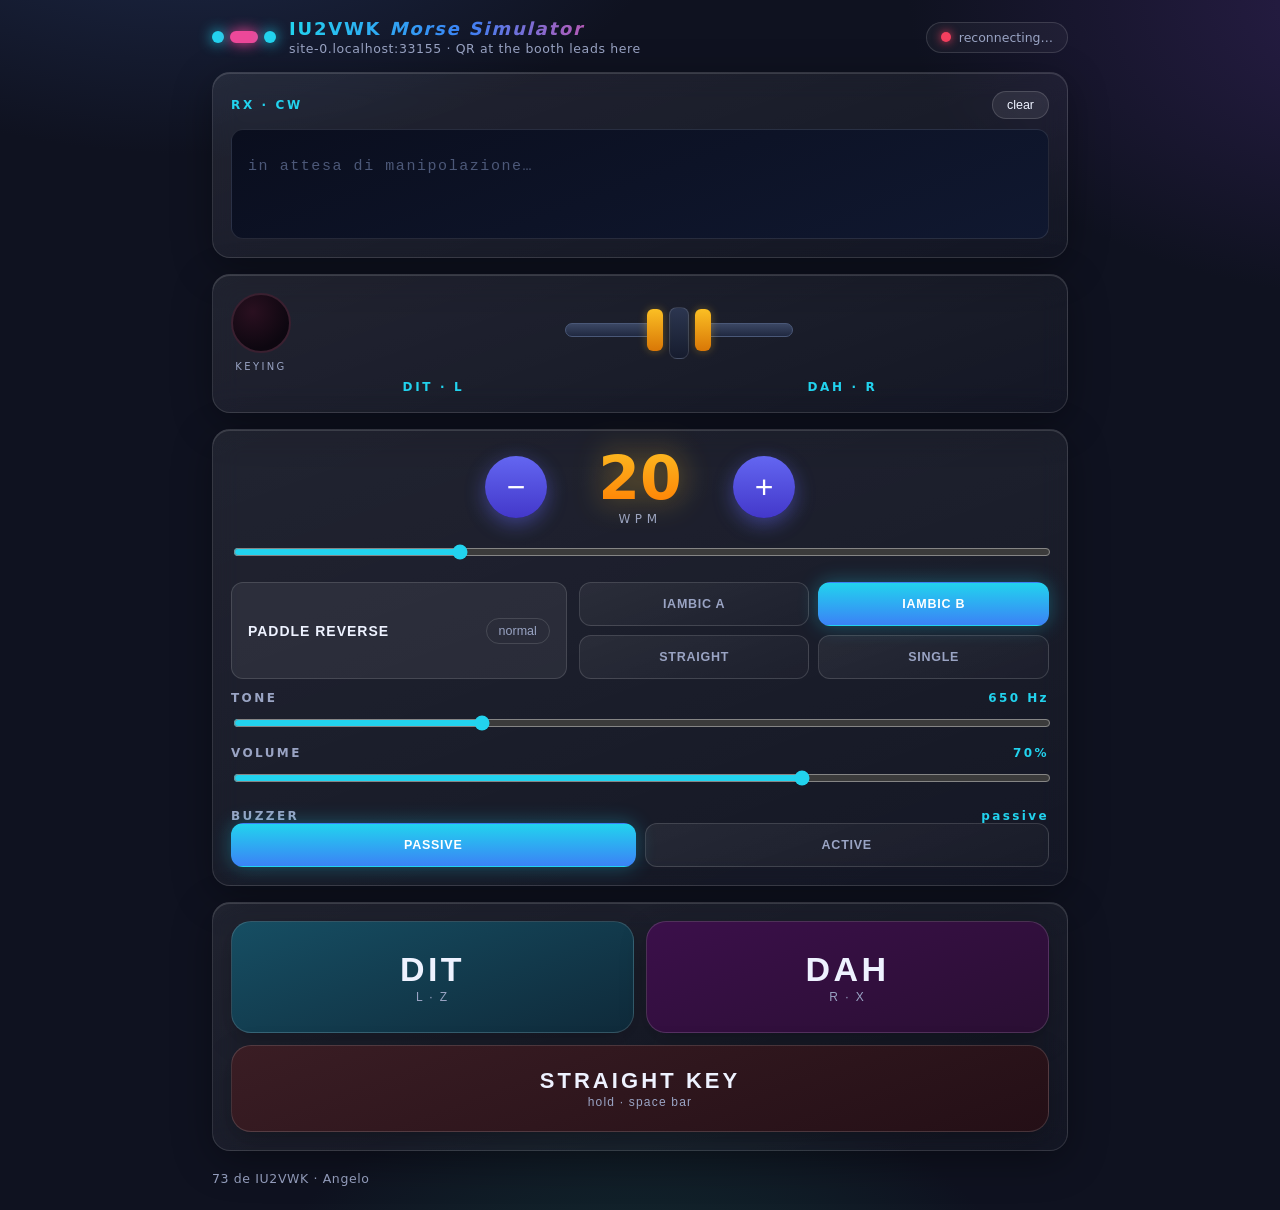
<file: static/index.html>
<!doctype html>
<html lang="en">
<head>
<meta charset="utf-8">
<meta name="viewport" content="width=device-width, initial-scale=1, viewport-fit=cover">
<meta name="theme-color" content="#0b0f16">
<title>IU2VWK · Morse Simulator</title>
<link rel="stylesheet" href="style.css">
</head>
<body>
<header class="top">
  <div class="brand">
    <div class="morse-mark" aria-hidden="true"><span></span><span class="d"></span><span></span></div>
    <div>
      <h1>IU2VWK <em>Morse Simulator</em></h1>
      <p id="hostLine">…</p>
    </div>
  </div>
  <div class="conn"><span id="connDot" class="dot off"></span><span id="connTxt">connecting…</span></div>
</header>

<main>
  <section class="panel screen">
    <div class="screen-head">
      <span class="tag">RX · CW <span id="wpmEcho"></span></span>
      <button id="clearTxt" class="ghost" type="button">clear</button>
    </div>
    <div id="decoded" class="decoded" aria-live="off"></div>
  </section>

  <section class="panel keymon">
    <div class="lamp-wrap">
      <div class="lamp" id="lamp"></div>
      <div class="lamp-cap">KEYING</div>
    </div>
    <div class="paddle-vis" aria-hidden="true">
      <div class="lever left" id="leverL"><i></i><b></b></div>
      <div class="pivot"></div>
      <div class="lever right" id="leverR"><i></i><b></b></div>
    </div>
    <div class="pad-labels"><span id="labL">DIT · L</span><span id="labR">DAH · R</span></div>
  </section>

  <section class="panel controls">
    <div class="wpm-row">
      <button id="wpmDown" class="step" type="button" aria-label="slower">−</button>
      <div class="wpm-num"><b id="wpmVal">20</b><span>WPM</span></div>
      <button id="wpmUp" class="step" type="button" aria-label="faster">+</button>
    </div>
    <input id="wpmSlider" type="range" min="5" max="60" step="1" value="20" aria-label="speed in WPM">
    <div class="ctl-grid">
      <button id="revBtn" class="toggle" type="button" aria-pressed="false">
        <span class="t-label">PADDLE REVERSE</span>
        <span class="t-state" id="revState">normal</span>
      </button>
      <div class="seg" role="group" aria-label="keyer mode">
        <button type="button" data-mode="iambic-a">IAMBIC A</button>
        <button type="button" data-mode="iambic-b" class="on">IAMBIC B</button>
        <button type="button" data-mode="straight">STRAIGHT</button>
        <button type="button" data-mode="single">SINGLE</button>
      </div>
    </div>
    <div class="sliders">
      <label>TONE <b id="toneVal">650 Hz</b>
        <input id="toneSlider" type="range" min="500" max="1000" step="10" value="650">
      </label>
      <label>VOLUME <b id="volVal">70%</b>
        <input id="volSlider" type="range" min="0" max="100" step="1" value="70">
      </label>
    </div>
    <div class="sliders">
      <label>BUZZER <b id="buzzVal">passive</b></label>
    </div>
    <div class="seg" id="buzzSeg" role="group" aria-label="buzzer type">
      <button type="button" data-buzz="passive" class="on">PASSIVE</button>
      <button type="button" data-buzz="active">ACTIVE</button>
    </div>
  </section>

  <section class="panel touch" id="touchPanel">
    <div class="touch-row">
      <button id="padL" class="pad" type="button"><b id="padLT">DIT</b><span>L · Z</span></button>
      <button id="padR" class="pad" type="button"><b id="padRT">DAH</b><span>R · X</span></button>
    </div>
    <button id="straightKey" class="skey" type="button"><b>STRAIGHT KEY</b><span>hold · space bar</span></button>
  </section>
</main>

<footer>
  <span>73 de IU2VWK · Angelo</span>
  <span id="gpioLine"></span>
</footer>

<script src="app.js"></script>
</body>
</html>
</file>
<file: static/style.css>
/* IU2VWK Morse Simulator — stile moderno, colorato, arrotondato */
:root {
  --bg: #0f1220;
  --ink: #eef2ff;
  --dim: #9aa4c4;
  --cyan: #22d3ee;
  --blue: #3b82f6;
  --indigo: #6366f1;
  --amber: #fbbf24;
  --green: #34d399;
  --pink: #ec4899;
  --red: #f43f5e;
  --radius: 18px;
  --radius-sm: 12px;
}
* { box-sizing: border-box; -webkit-tap-highlight-color: transparent; }
html, body { margin: 0; padding: 0; overflow-x: hidden; }
body {
  background:
    radial-gradient(900px 500px at 15% -10%, #1e2a4a 0%, transparent 55%),
    radial-gradient(1000px 600px at 110% 0%, #2a1e4a 0%, transparent 50%),
    radial-gradient(800px 700px at 50% 120%, #143a3a 0%, transparent 55%),
    var(--bg);
  color: var(--ink);
  font-family: ui-sans-serif, system-ui, "Segoe UI", Roboto, sans-serif;
  min-height: 100vh;
  padding-bottom: 24px;
}

/* pannello glassmorphism arrotondato */
.panel {
  background: linear-gradient(160deg, #ffffff14, #ffffff06);
  border: 1px solid #ffffff1f;
  border-radius: var(--radius);
  backdrop-filter: blur(14px);
  box-shadow: 0 10px 40px #00000055, inset 0 1px 0 #ffffff22;
  padding: 18px 18px;
}

/* ---------- header ---------- */
.top {
  display: flex; align-items: center; justify-content: space-between; flex-wrap: wrap;
  gap: 12px; padding: 18px clamp(14px, 4vw, 32px) 10px;
  max-width: 920px; margin: 0 auto;
}
.brand { display: flex; align-items: center; gap: 13px; }
.brand h1 {
  font-size: 18px; letter-spacing: .1em; margin: 0; font-weight: 800;
  background: linear-gradient(90deg, var(--cyan), var(--blue), var(--pink));
  -webkit-background-clip: text; background-clip: text; -webkit-text-fill-color: transparent;
}
.brand p { margin: 2px 0 0; color: var(--dim); font-size: 12.5px; letter-spacing: .05em; }
.morse-mark { display: flex; gap: 6px; align-items: center; }
.morse-mark span { width: 12px; height: 12px; border-radius: 50%;
  background: var(--cyan); box-shadow: 0 0 14px var(--cyan); }
.morse-mark span.d { width: 28px; border-radius: 6px; background: var(--pink);
  box-shadow: 0 0 14px var(--pink); }
.conn { display: flex; align-items: center; gap: 8px; font-size: 12.5px;
  color: var(--dim); border: 1px solid #ffffff22; border-radius: 999px;
  padding: 7px 14px; background: #ffffff0a; white-space: nowrap; }
.dot { width: 10px; height: 10px; border-radius: 50%; background: #444; }
.dot.off { background: var(--red); box-shadow: 0 0 10px var(--red); }
.dot.on { background: var(--green); box-shadow: 0 0 12px var(--green); animation: pulse 2s infinite; }
@keyframes pulse { 50% { opacity: .5; } }

main { max-width: 920px; margin: 0 auto; padding: 6px clamp(14px, 4vw, 32px);
  display: grid; gap: 16px; }

/* ---------- display ---------- */
.screen-head { display: flex; align-items: center; justify-content: space-between; margin-bottom: 10px; }
.tag { font-size: 12px; letter-spacing: .22em; color: var(--cyan); font-weight: 700; }
.ghost { background: #ffffff14; border: 1px solid #ffffff26; color: var(--ink);
  border-radius: 999px; padding: 6px 14px; font-size: 12.5px; cursor: pointer; }
.ghost:active { transform: scale(.95); }
.decoded {
  min-height: 110px; max-height: 200px; overflow-y: auto;
  background: linear-gradient(160deg, #0a0e1e, #101830);
  border: 1px solid #ffffff1c; border-radius: var(--radius-sm);
  padding: 14px 16px; font-family: ui-monospace, "Cascadia Mono", Consolas, monospace;
  font-size: clamp(20px, 4.8vw, 26px); line-height: 1.5; letter-spacing: .06em;
  color: var(--cyan); text-shadow: 0 0 16px #22d3ee55; white-space: pre-wrap; word-break: break-word;
}
.decoded:empty::before { content: "in attesa di manipolazione…"; color: #4c5878; text-shadow: none; font-size: 15px; }

/* ---------- key monitor ---------- */
.keymon { display: grid; grid-template-columns: auto 1fr; gap: 8px 18px; align-items: center; }
.lamp-wrap { display: flex; flex-direction: column; align-items: center; gap: 8px; }
.lamp { width: 60px; height: 60px; border-radius: 50%;
  background: radial-gradient(circle at 35% 30%, #2a1020, #0d0710 70%);
  border: 2px solid #3a2030; transition: all .03s; }
.lamp.lit {
  background: radial-gradient(circle at 35% 30%, #ffd9de, var(--red) 55%, #7a0e1a);
  border-color: #ff8b96; box-shadow: 0 0 28px var(--red), 0 0 70px #f43f5e77; }
.lamp-cap { font-size: 10px; letter-spacing: .24em; color: var(--dim); }
.paddle-vis { display: flex; align-items: center; justify-content: center; gap: 6px; }
.lever { width: 110px; height: 64px; position: relative; }
.lever i { position: absolute; top: 22px; width: 92px; height: 14px; border-radius: 8px;
  background: linear-gradient(180deg, #3b4763, #202941); border: 1px solid #4a5878;
  transition: transform .05s; }
.lever b { position: absolute; top: 8px; width: 16px; height: 42px; border-radius: 6px;
  background: linear-gradient(180deg, var(--amber), #d97706); box-shadow: 0 0 10px #fbbf2455; }
.lever.left i { right: 6px; transform-origin: right center; }
.lever.left b { right: 0; }
.lever.right i { left: 6px; transform-origin: left center; }
.lever.right b { left: 0; }
.lever.left.hit i { transform: rotate(-12deg); }
.lever.right.hit i { transform: rotate(12deg); }
.pivot { width: 20px; height: 52px; border-radius: 8px;
  background: linear-gradient(180deg, #2c3650, #161c2e); border: 1px solid #ffffff22; }
.pad-labels { grid-column: 1 / -1; display: flex; justify-content: space-around;
  font-size: 12px; letter-spacing: .22em; color: var(--cyan); font-weight: 700; }

/* ---------- WPM ---------- */
.wpm-row { display: flex; align-items: center; justify-content: center; gap: 18px; margin-bottom: 8px; }
.wpm-num { text-align: center; min-width: 150px; }
.wpm-num b { font-size: 60px; font-weight: 800;
  background: linear-gradient(180deg, var(--amber), #ff7a00);
  -webkit-background-clip: text; background-clip: text; -webkit-text-fill-color: transparent;
  font-variant-numeric: tabular-nums; line-height: 1; filter: drop-shadow(0 0 16px #fbbf2477); }
.wpm-num span { display: block; font-size: 12px; letter-spacing: .38em; color: var(--dim); margin-top: 4px; }
.step { width: 62px; height: 62px; border-radius: 50%; font-size: 32px; line-height: 1;
  color: #fff; background: linear-gradient(180deg, var(--indigo), #4338ca); border: none; cursor: pointer;
  box-shadow: 0 6px 20px #6366f177; user-select: none; }
.step:active { transform: scale(.92); filter: brightness(1.15); }
input[type="range"] { width: 100%; accent-color: var(--cyan); height: 32px; cursor: pointer; }

.ctl-grid { display: grid; grid-template-columns: 1fr; gap: 12px; margin-top: 10px; }
@media (min-width: 640px) { .ctl-grid { grid-template-columns: 1fr 1.4fr; } }

.toggle { display: flex; align-items: center; justify-content: space-between; gap: 10px;
  background: #ffffff10; border: 1px solid #ffffff22; border-radius: var(--radius-sm);
  padding: 14px 16px; color: var(--ink); cursor: pointer; font-size: 14px; }
.toggle .t-label { font-weight: 800; letter-spacing: .07em; }
.toggle .t-state { font-size: 12.5px; color: var(--dim); border: 1px solid #ffffff22;
  border-radius: 999px; padding: 5px 12px; white-space: nowrap; }
.toggle[aria-pressed="true"] { border-color: var(--cyan); background: #22d3ee14; }
.toggle[aria-pressed="true"] .t-state { color: var(--cyan); border-color: var(--cyan); }

.seg { display: grid; grid-template-columns: repeat(2, 1fr); gap: 9px; }
.seg button { background: linear-gradient(160deg, #ffffff10, #ffffff05); border: 1px solid #ffffff24;
  color: var(--dim); border-radius: var(--radius-sm); padding: 14px 4px; font-size: 12.5px;
  font-weight: 800; letter-spacing: .06em; cursor: pointer; }
.seg button.on { color: #fff; border-color: transparent;
  background: linear-gradient(180deg, var(--cyan), var(--blue));
  box-shadow: 0 0 20px #22d3ee55; }

.sliders { display: grid; gap: 4px; margin-top: 12px; }
.sliders label { font-size: 12px; letter-spacing: .2em; color: var(--dim); font-weight: 700; }
.sliders label b { color: var(--cyan); float: right; }

/* ---------- paddle touch ---------- */
.touch-row { display: grid; grid-template-columns: 1fr 1fr; gap: 12px; }
.pad { border-radius: 20px; padding: 28px 10px; cursor: pointer; user-select: none;
  border: 1px solid #ffffff24; color: var(--ink); touch-action: none;
  box-shadow: 0 8px 26px #00000044; }
.pad b { display: block; font-size: clamp(24px, 7vw, 34px); letter-spacing: .1em; }
.pad span { font-size: 12px; color: var(--dim); letter-spacing: .16em; }
#padL { background: linear-gradient(160deg, #164e63, #0f2a3a); }
#padR { background: linear-gradient(160deg, #3b0f4a, #2a0f33); }
.pad.hit { filter: brightness(1.4); box-shadow: 0 0 26px #ffffff44; }
#padL.hit { background: linear-gradient(160deg, var(--cyan), var(--blue)); }
#padR.hit { background: linear-gradient(160deg, var(--pink), #a21caf); }
.pad.hit b { color: #fff; }
.skey { margin-top: 12px; width: 100%; border-radius: 20px; padding: 22px 10px; cursor: pointer;
  background: linear-gradient(160deg, #3a1d24, #240f16); border: 1px solid #ffffff24;
  color: var(--ink); user-select: none; touch-action: none; box-shadow: 0 8px 26px #00000044; }
.skey b { display: block; font-size: clamp(17px, 4.6vw, 22px); letter-spacing: .14em; }
.skey span { font-size: 12px; color: var(--dim); letter-spacing: .1em; }
.skey.hit { border-color: var(--red); background: linear-gradient(160deg, var(--red), #831843);
  box-shadow: 0 0 28px #f43f5e66; }
.skey.hit b { color: #fff; }
.touch.dim .pad { opacity: .35; }

footer { max-width: 920px; margin: 14px auto 0; padding: 0 clamp(14px, 4vw, 32px);
  display: flex; justify-content: space-between; gap: 10px; flex-wrap: wrap;
  color: var(--dim); font-size: 12.5px; letter-spacing: .05em; }

/* ---------- mobile ---------- */
@media (max-width: 560px) {
  .keymon { grid-template-columns: 1fr; }
  .lamp-wrap { flex-direction: row; justify-content: center; }
  .lever { width: 96px; }
  .lever i { width: 78px; }
  .wpm-num { min-width: 120px; }
  .wpm-num b { font-size: 48px; }
  .step { width: 54px; height: 54px; font-size: 28px; }
  .brand h1 { font-size: 15px; }
}
</file>
